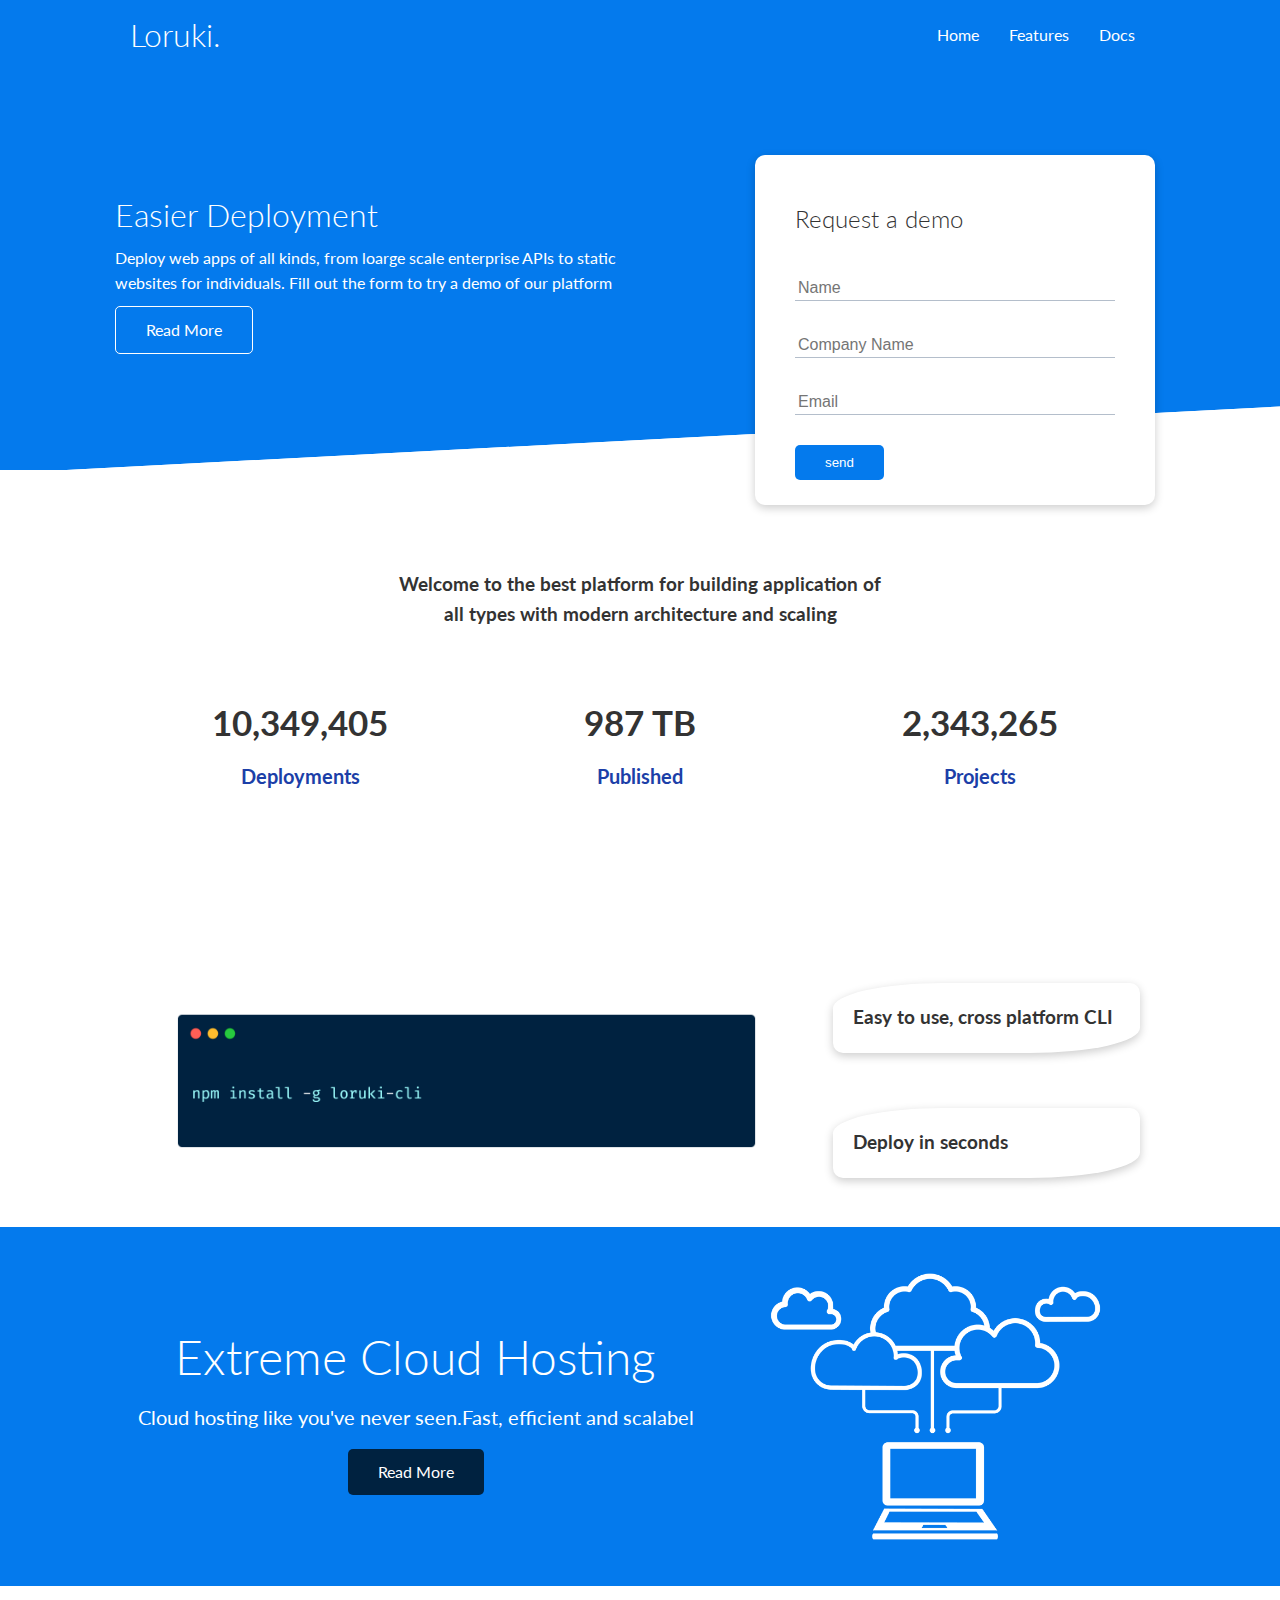
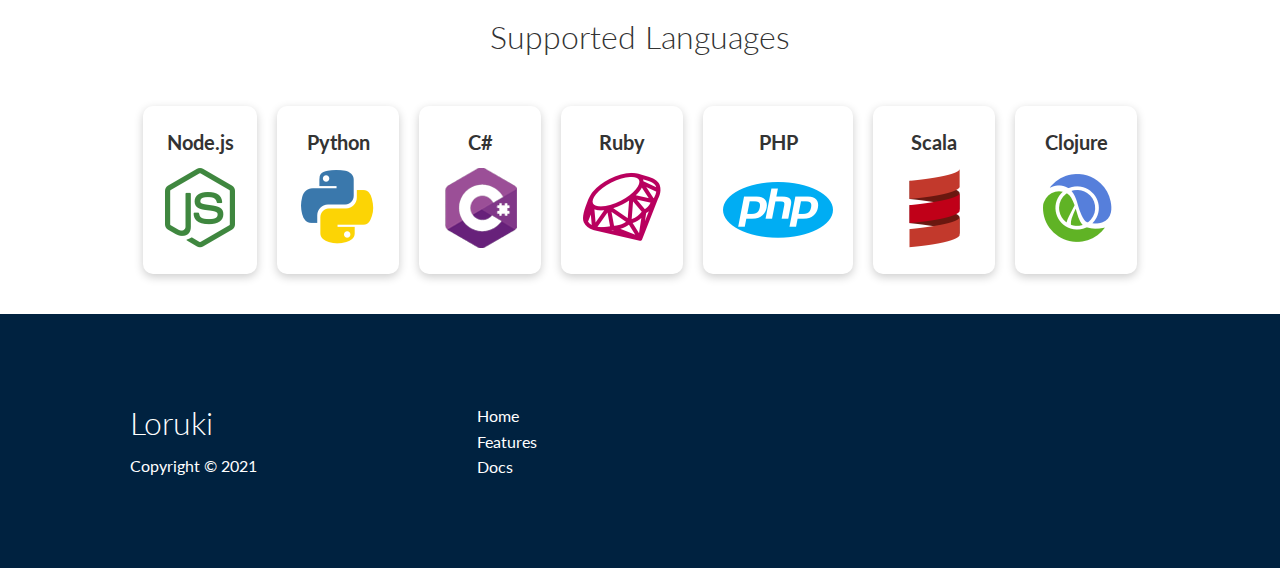
<file: index.html>
<!DOCTYPE html>
<html lang="en">
<head>
    <meta charset="UTF-8">
    <meta http-equiv="X-UA-Compatible" content="IE=edge">    
    <meta name="viewport" content="width=device-width, initial-scale=1.0">
    <link rel="stylesheet" href="https://cdnjs.cloudflare.com/ajax/libs/font-awesome/5.15.2/css/all.min.css" integrity="sha512-HK5fgLBL+xu6dm/Ii3z4xhlSUyZgTT9tuc/hSrtw6uzJOvgRr2a9jyxxT1ely+B+xFAmJKVSTbpM/CuL7qxO8w==" crossorigin="anonymous" />
    <link rel="stylesheet" href="css/utilities.css">
    <link rel="stylesheet" href="css/style.css">    
    <title>Loruki | Cloud Hosting for everyone </title>
</head>
<body>
    <!-- Navbar-->
    <div class="navbar">
        <div class="container flex">
            <h1 class="logo">Loruki.</h1>
            <nav>
                <ul>
                    <li><a href="index.html">Home</a></li>
                    <li><a href="features.html">Features</a></li>
                    <li><a href="docs.html">Docs</a></li>
                </ul>
            </nav>
        </div>
    </div>

    <!-- Showcase -->
    <section class="showcase">
        <div class="container grid">
            <div class="showcase-text">
                <h1>Easier Deployment</h1>
                <p>Deploy web apps of all kinds, from loarge scale enterprise APIs to static websites for individuals. Fill out the form to try a demo of our platform</p>
                <a href="features.html" class="btn btn-outline">Read More</a>
            </div>

            <div class="showcase-form card">
                <h2>Request a demo</h2>
                <form name="contact" method="POST" netlify-honeypot="bot-field" data-netlify="true">
                    <input type="hidden" name="form-name" value="contact">
                    <p class="hidden">
                        <label>Don’t fill this out if you’re human: <input name="bot-field" /></label>
                      </p>
                    <div class="form-control">
                        <input type="text" name="name" placeholder="Name" required>
                    </div>
                    <div class="form-control">
                        <input type="text" name="company" placeholder="Company Name" required>
                    </div>
                    <div class="form-control">
                        <input type="email" name="email" placeholder="Email" required>
                    </div>
                    <input type="submit" value="send" class="btn btn-primary">
                </form>
            </div>
        </div>
    </section>

    <!-- Stat -->
    <section class="stats">
        <div class="container">
            <h3 class="stats-heading text-center my-1">
                Welcome to the best platform for building application of all
                types with modern architecture and scaling
            </h3>

            <div class="grid grid-3 text-center my-4">
                <div>
                    <i class="fas fa-server fa-3x"></i>
                    <h3>10,349,405</h3>
                    <p class="text-secondary">Deployments</p>
                </div>
                <div>
                    <i class="fas fa-upload fa-3x"></i>
                    <h3>987 TB</h3>
                    <p class="text-secondary">Published</p>
                </div>
                <div>
                    <i class="fas fa-project-diagram fa-3x"></i>
                    <h3>2,343,265</h3>
                    <p class="text-secondary">Projects</p>
                </div>
            </div>
        </div>
    </section>  
    
    <!-- Cli -->
    <section class="cli">
        <div class="container grid">
            <img src="images/cli.png" alt="">
            <div class="card">
                <h3>Easy to use, cross platform CLI</h3>
            </div>
            <div class="card">
                <h3>Deploy in seconds</h3>
            </div>
        </div>
    </section>

    <!-- Cloud -->
    <section class="cloud bg-primary my-2 py-2">
        <div class="container grid">
            <div class="text-center">
                <h2 class="lg">Extreme Cloud Hosting</h2>
                <p class="lead my-1">Cloud hosting like you've never seen.Fast, efficient and scalabel</p>
                <a href="features.html" class="btn btn-dark">Read More</a>
            </div>
            <img src="images/cloud.png" alt="">
        </div>
    </section>
    <!-- Languages -->
    <section class="languages">
        <h2 class="md text-center my-2">
            Supported Languages
        </h2>
        <div class="container flex">
            <div class="card">
                <h4>Node.js</h4>
                <img src="images/logos/node.png" alt="">
            </div>
            <div class="card">
                <h4>Python</h4>
                <img src="images/logos/python.png" alt="">
              </div>
              <div class="card">
                <h4>C#</h4>
                <img src="images/logos/csharp.png" alt="">
              </div>
              <div class="card">
                <h4>Ruby</h4>
                <img src="images/logos/ruby.png" alt="">
              </div>
              <div class="card">
                <h4>PHP</h4>
                <img src="images/logos/php.png" alt="">
              </div>
              <div class="card">
                <h4>Scala</h4>
                <img src="images/logos/scala.png" alt="">
              </div>
              <div class="card">
                <h4>Clojure</h4>
                <img src="images/logos/clojure.png" alt="">
              </div>
        </div>
    </section>

    <!-- Footer -->
    <footer class="footer bg-dark py-5">
        <div class="container grid grid-3">
            <div>
                <h1>Loruki
                </h1>
                <p>Copyright &copy; 2021</p>
            </div>
            <nav>
                <ul>
                    <li><a href="index.html">Home</a></li>
                    <li><a href="features.html">Features</a></li>
                    <li><a href="docs.html">Docs</a></li>
                </ul>
            </nav>
            <div class="social">
                <a href="#"><i class="fab fa-github fa-2x"></i></a>
                <a href="#"><i class="fab fa-facebook fa-2x"></i></a>
                <a href="#"><i class="fab fa-instagram fa-2x"></i></a>
                <a href="#"><i class="fab fa-twitter fa-2x"></i></a>
            </div>
        </div>
    </footer>
</body>
</html>
</file>
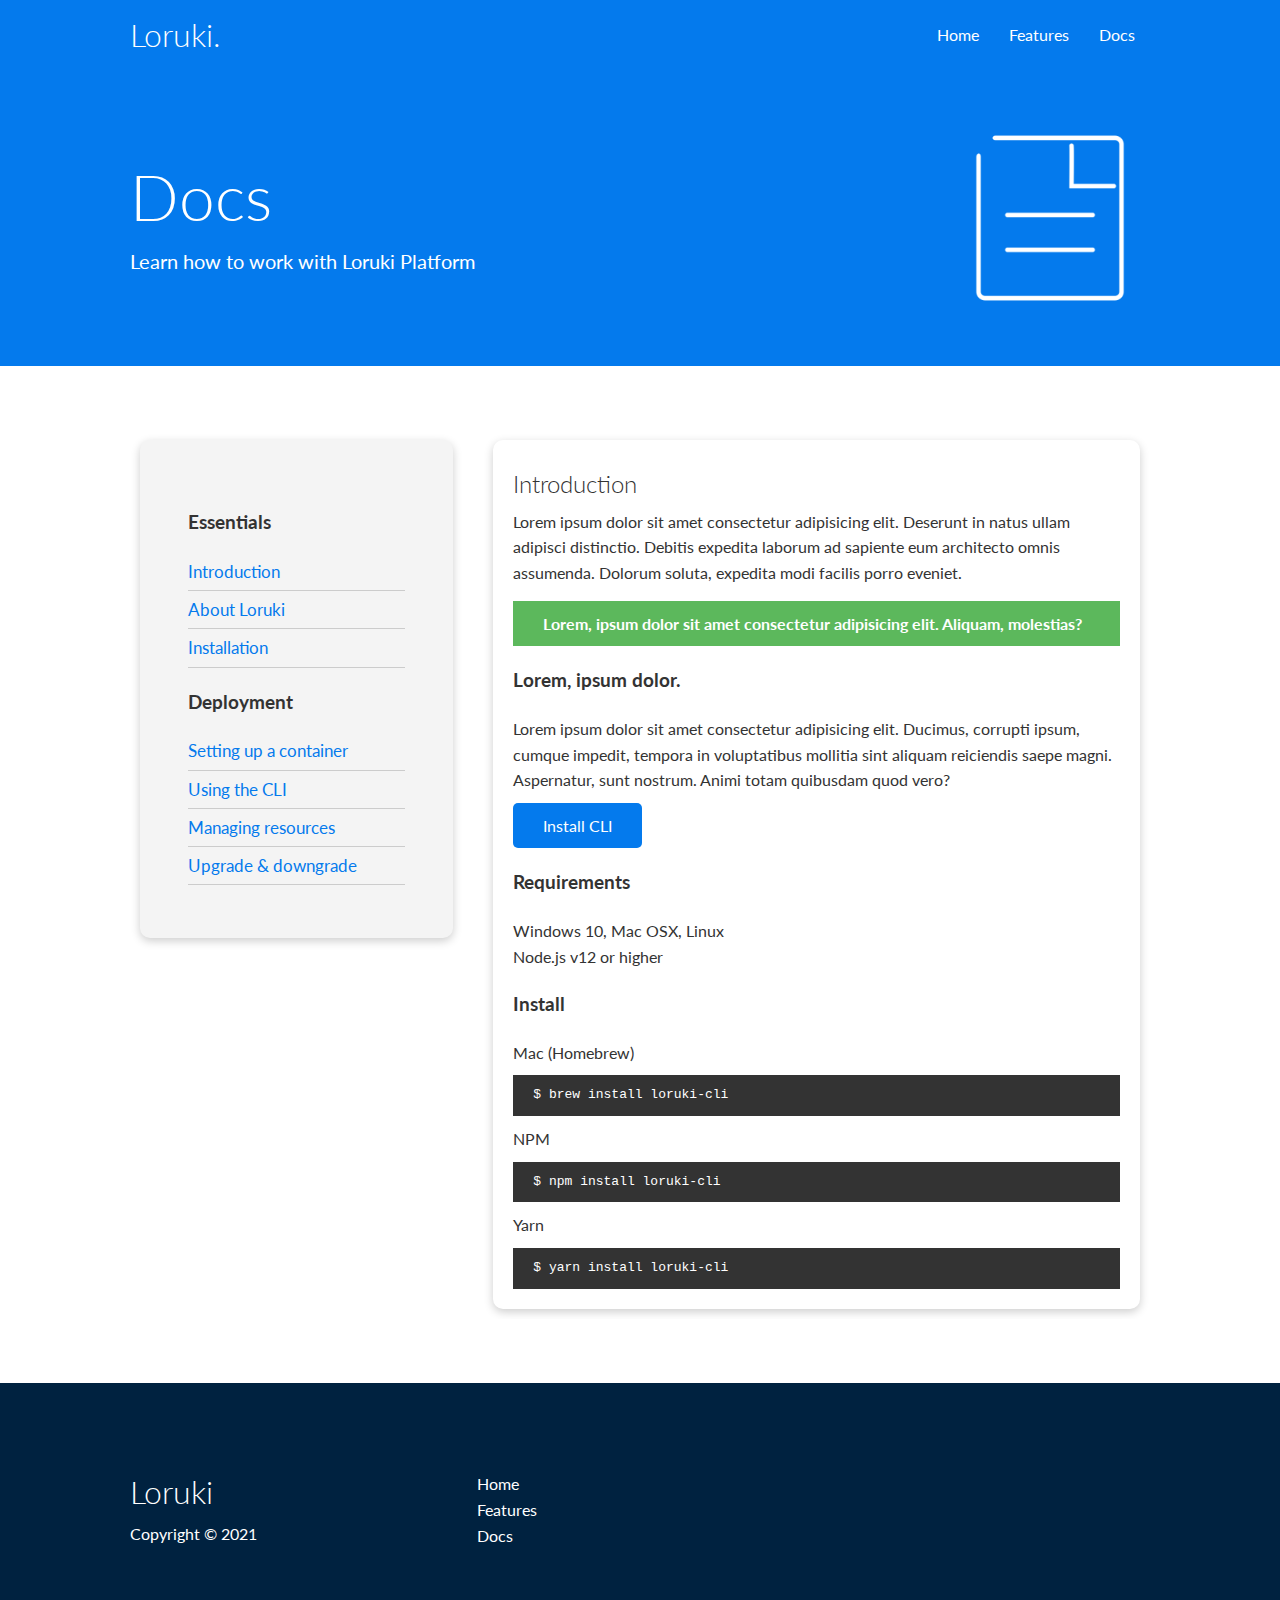
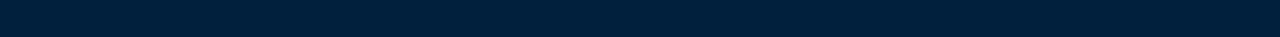
<file: docs.html>
<!DOCTYPE html>
<html lang="en">
<head>
    <meta charset="UTF-8">
    <meta http-equiv="X-UA-Compatible" content="IE=edge">    
    <meta name="viewport" content="width=device-width, initial-scale=1.0">
    <link rel="stylesheet" href="https://cdnjs.cloudflare.com/ajax/libs/font-awesome/5.15.2/css/all.min.css" integrity="sha512-HK5fgLBL+xu6dm/Ii3z4xhlSUyZgTT9tuc/hSrtw6uzJOvgRr2a9jyxxT1ely+B+xFAmJKVSTbpM/CuL7qxO8w==" crossorigin="anonymous" />
    <link rel="stylesheet" href="css/utilities.css">
    <link rel="stylesheet" href="css/style.css">    
    <title>Loruki | Cloud Hosting for everyone </title>
</head>
<body>
    <!-- Navbar-->
    <div class="navbar">
        <div class="container flex">
            <h1 class="logo">Loruki.</h1>
            <nav>
                <ul>
                    <li><a href="index.html">Home</a></li>
                    <li><a href="features.html">Features</a></li>
                    <li><a href="docs.html">Docs</a></li>
                </ul>
            </nav>
        </div>
    </div>

     <!-- Head -->
     <section class="docs-head bg-primary py-3">
        <div class="container grid">
            <div>
                <h1 class="xl">Docs</h1>
                <p class="lead">
                    Learn how to work with Loruki Platform
                </p>
            </div>
            <img src="images/docs.png" alt="">
        </div>
    </section>

    <!-- Docs main -->
    <section class="docs-main my-4">
        <div class="container grid">
            <div class="card bg-light p-3">
                <h3 class="my-2">Essentials</h3>
                    <nav>
                        <ul>
                            <li><a class="text-primary" href="">Introduction</a></li>
                            <li><a class="text-primary" href="">About Loruki</a></li>
                            <li><a class="text-primary" href="">Installation</a></li>
                        </ul>
                    </nav>

                    <h3 class="my-2">Deployment</h3>
                    <nav>
                        <ul>
                            <li><a class="text-primary" href="">Setting up a container</a></li>
                            <li><a class="text-primary" href="">Using the CLI</a></li>
                            <li><a class="text-primary" href="">Managing resources</a></li>
                            <li><a class="text-primary" href="">Upgrade & downgrade</a></li>
                        </ul>
                    </nav>
                </div>
                <div class="card">
                    <h2>Introduction</h2>
                    <p>Lorem ipsum dolor sit amet consectetur adipisicing elit. Deserunt in natus ullam adipisci distinctio. Debitis expedita laborum ad sapiente eum architecto omnis assumenda. Dolorum soluta, expedita modi facilis porro eveniet.</p>
                    <div class="alert alert-success">
                        <i class="fas fa-info"></i>Lorem, ipsum dolor sit amet consectetur adipisicing elit. Aliquam, molestias?
                    </div>
                    <h3>Lorem, ipsum dolor.</h3>
                    <p>Lorem ipsum dolor sit amet consectetur adipisicing elit. Ducimus, corrupti ipsum, cumque impedit, tempora in voluptatibus mollitia sint aliquam reiciendis saepe magni. Aspernatur, sunt nostrum. Animi totam quibusdam quod vero?</p>
                    <a href="#" class="btn btn-primary">Install CLI</a>

                    <h3>Requirements</h3>
                    <ul>
                        <li>Windows 10, Mac OSX, Linux</li>
                        <li>Node.js v12 or higher</li>
                    </ul>

                    <h3>Install</h3>
                    <p>Mac (Homebrew)</p>
                    <pre><code>$ brew install loruki-cli</code></pre>
                    <p>NPM</p>
                    <pre><code>$ npm install loruki-cli</code></pre>
                    <p>Yarn</p>
                    <pre><code>$ yarn install loruki-cli</code></pre>
                </div>
        </div>
    </section>

    <!-- Footer -->
    <footer class="footer bg-dark py-5">
        <div class="container grid grid-3">
            <div>
                <h1>Loruki
                </h1>
                <p>Copyright &copy; 2021</p>
            </div>
            <nav>
                <ul>
                    <li><a href="index.html">Home</a></li>
                    <li><a href="features.html">Features</a></li>
                    <li><a href="docs.html">Docs</a></li>
                </ul>
            </nav>
            <div class="social">
                <a href="#"><i class="fab fa-github fa-2x"></i></a>
                <a href="#"><i class="fab fa-facebook fa-2x"></i></a>
                <a href="#"><i class="fab fa-instagram fa-2x"></i></a>
                <a href="#"><i class="fab fa-twitter fa-2x"></i></a>
            </div>
        </div>
    </footer>
</body>
</html>
</file>
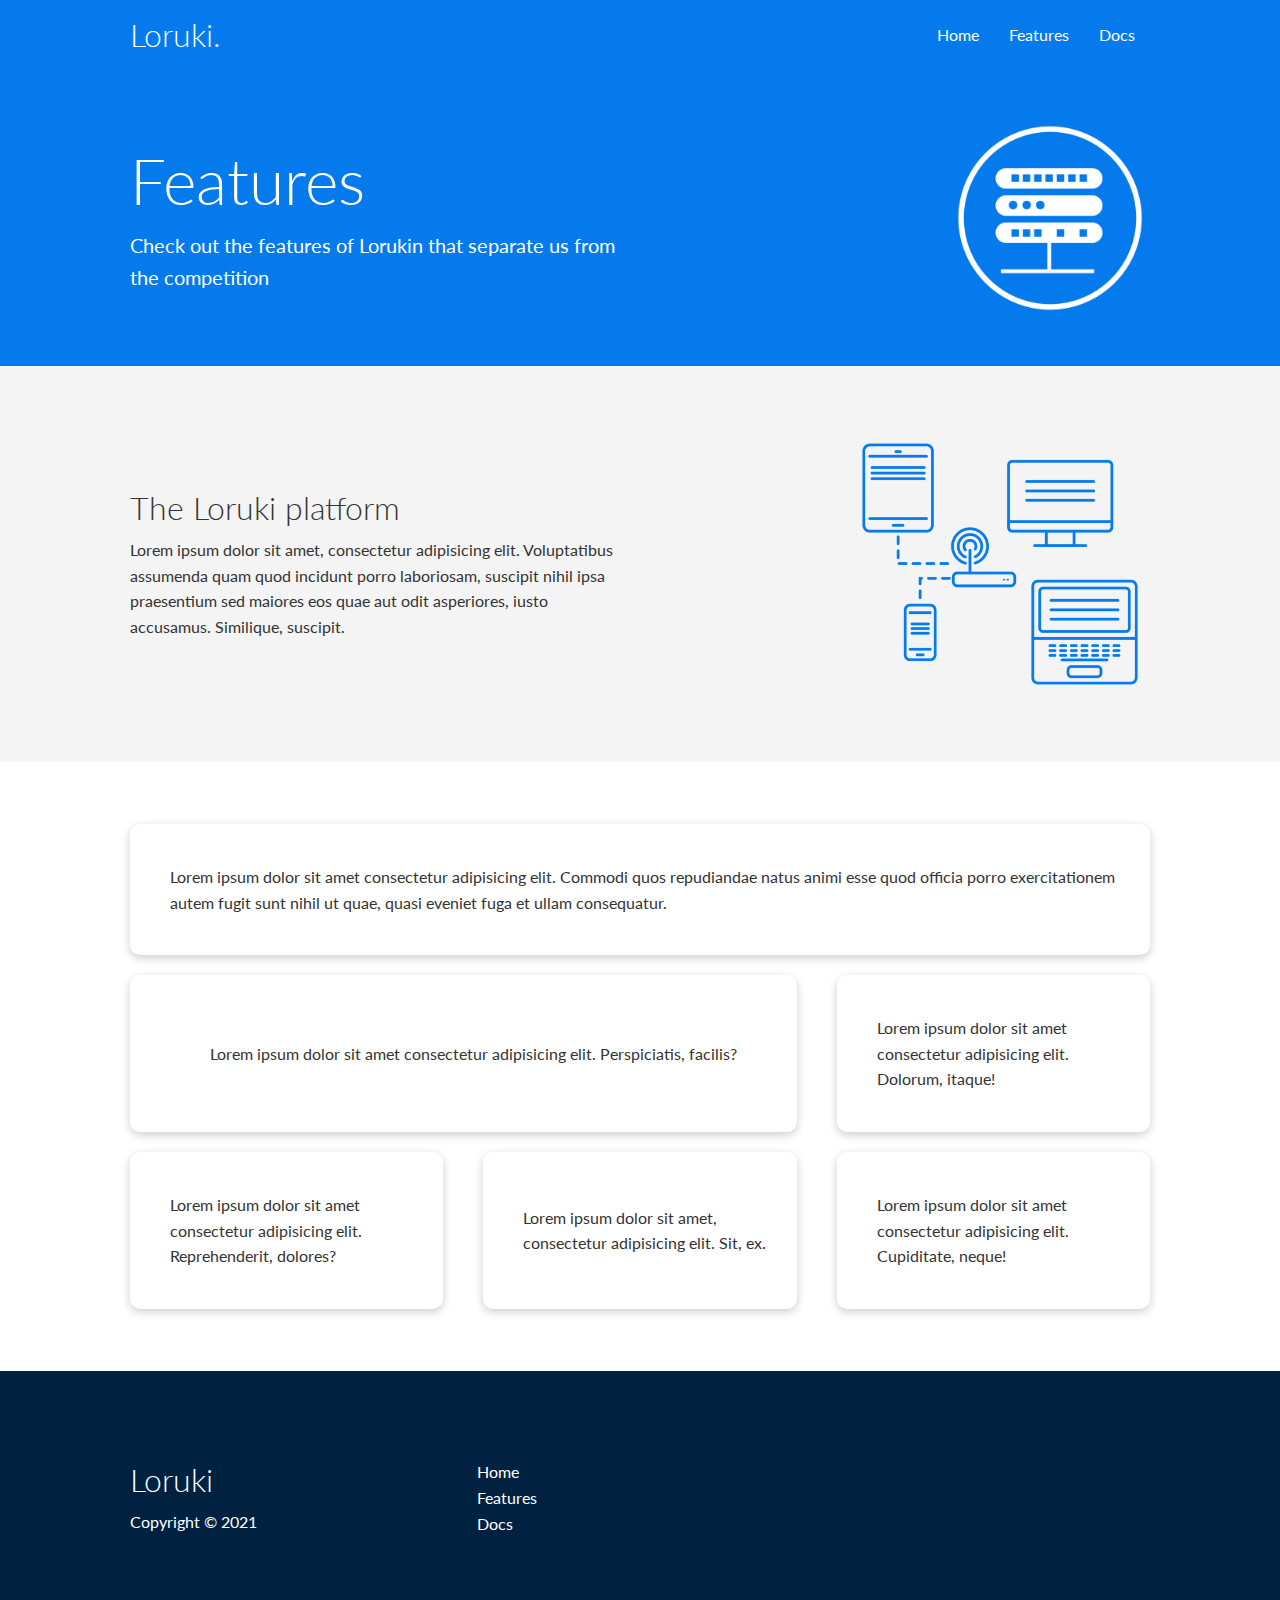
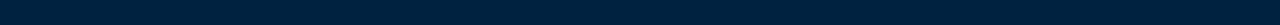
<file: features.html>
<!DOCTYPE html>
<html lang="en">
<head>
    <meta charset="UTF-8">
    <meta http-equiv="X-UA-Compatible" content="IE=edge">    
    <meta name="viewport" content="width=device-width, initial-scale=1.0">
    <link rel="stylesheet" href="https://cdnjs.cloudflare.com/ajax/libs/font-awesome/5.15.2/css/all.min.css" integrity="sha512-HK5fgLBL+xu6dm/Ii3z4xhlSUyZgTT9tuc/hSrtw6uzJOvgRr2a9jyxxT1ely+B+xFAmJKVSTbpM/CuL7qxO8w==" crossorigin="anonymous" />
    <link rel="stylesheet" href="css/utilities.css">
    <link rel="stylesheet" href="css/style.css">    
    <title>Loruki | Cloud Hosting for everyone </title>
</head>
<body>
    <!-- Navbar-->
    <div class="navbar">
        <div class="container flex">
            <h1 class="logo">Loruki.</h1>
            <nav>
                <ul>
                    <li><a href="index.html">Home</a></li>
                    <li><a href="features.html">Features</a></li>
                    <li><a href="docs.html">Docs</a></li>
                </ul>
            </nav>
        </div>
    </div>

    <!-- Head -->
    <section class="features-head bg-primary py-3">
        <div class="container grid">
            <div>
                <h1 class="xl">Features</h1>
                <p class="lead">
                    Check out the features of Lorukin that separate us from the competition
                </p>
            </div>
            <img src="images/server.png" alt="">
        </div>
    </section>

    <!-- Sub head -->
    <section class="features-sub-head bg-light py-3">
        <div class="container grid">
            <div>
                <h1 class="md">The Loruki platform</h1>
                <p>
                    Lorem ipsum dolor sit amet, consectetur adipisicing elit. Voluptatibus assumenda quam quod incidunt porro laboriosam, suscipit nihil ipsa praesentium sed maiores eos quae aut odit asperiores, iusto accusamus. Similique, suscipit.
                </p>
            </div>
            <img src="images/server2.png" alt="">
        </div>
    </section>

    <section class="features-main my-2">
        <div class="container grid grid-3">
            <div class="card flex">
                <i class="fas fa-server fa-3x">
                </i>
                    <p>Lorem ipsum dolor sit amet consectetur adipisicing elit. Commodi quos repudiandae natus animi esse quod officia porro exercitationem autem fugit sunt nihil ut quae, quasi eveniet fuga et ullam consequatur.</p>
            </div>
            <div class="card flex">
                <i class="fas fa-network-wired fa-3x"></i>
                <p>Lorem ipsum dolor sit amet consectetur adipisicing elit. Perspiciatis, facilis?</p>
            </div>
            <div class="card flex">
                <i class="fas fa-laptop-code fa-3x"></i>
                <p>Lorem ipsum dolor sit amet consectetur adipisicing elit. Dolorum, itaque!</p>
            </div>
            <div class="card flex">
                <i class="fas fa-database fa-3x"></i>
                <p>Lorem ipsum dolor sit amet consectetur adipisicing elit. Reprehenderit, dolores?</p>
            </div>
            <div class="card flex">
                <i class="fas fa-power-off fa-3x"></i>
                <p>Lorem ipsum dolor sit amet, consectetur adipisicing elit. Sit, ex.</p>
            </div>
            <div class="card flex">
                <i class="fas fa-upload fa-3x"></i>
                <p>Lorem ipsum dolor sit amet consectetur adipisicing elit. Cupiditate, neque!</p>
            </div>
        </div>
    </section>

    <!-- Footer -->
    <footer class="footer bg-dark py-5">
        <div class="container grid grid-3">
            <div>
                <h1>Loruki
                </h1>
                <p>Copyright &copy; 2021</p>
            </div>
            <nav>
                <ul>
                    <li><a href="index.html">Home</a></li>
                    <li><a href="features.html">Features</a></li>
                    <li><a href="docs.html">Docs</a></li>
                </ul>
            </nav>
            <div class="social">
                <a href="#"><i class="fab fa-github fa-2x"></i></a>
                <a href="#"><i class="fab fa-facebook fa-2x"></i></a>
                <a href="#"><i class="fab fa-instagram fa-2x"></i></a>
                <a href="#"><i class="fab fa-twitter fa-2x"></i></a>
            </div>
        </div>
    </footer>
</body>
</html>
</file>
<file: css/utilities.css>
.container{
    max-width: 1100px;
    margin: 0 auto;
    overflow: auto;
    padding: 0 40px;
}

.card{
    background-color: #fff;
    color: #333;
    border-radius: 10px;
    box-shadow: 0 3px 10px rgba(0,0,0,0.2);
    padding: 20px;
    margin: 10px;
}
.btn{
    display: inline-block;
    padding: 10px 30px;
    cursor: pointer;
    background-color: var(--primary-color);
    color:#fff;
    border: none;
    border-radius: 5px;
}

.btn-outline{
    background-color: transparent;
    border:1px #fff solid;
}

.btn:hover{
    transform: scale(0.98);
}

/* Backgrounds & colored buttons */
.bg-primary, .btn-primary{
    background-color: var(--primary-color);
    color: #fff;
}

.bg-secondary, .btn-secondary{
    background-color: var(--secondary-color);
    color: #fff;
}

.bg-dark, .btn-dark{
    background-color: var(--dark-color);
    color: #fff;
}

.bg-light, .btn-light{
    background-color: var(--light-color);
    color: #333;
}

.bg-primary a, .btn-primary a,
.bg-secondary a, .btn-secondary a,
.bg-dark a, .btn-dark a{
    color: #fff;
}
/* Text Color */
.text-primary{
    color: var(--primary-color);
}

.text-secondary{
    color: var(--secondary-color);
}

.text-dark{
    color: var(--dark-color);
}

.text-light{
    color: var(--light-color);
}

/* Text Sizes */
.lead{
    font-size: 20px;
}
.sm {
    font-size: 1rem;
}
.md{
    font-size: 2rem;
}
.lg{
    font-size: 3rem;
}
.xl{
    font-size: 4rem;
}

.text-center{
    text-align: center;
}
/* Alert */
.alert{
    background-color: var(--light-color);
    padding: 10px 20px;
    font-weight: bold;
    margin: 15px 0;
}

.alert i{
    margin-right: 10px;
}

.alert-success{
    background-color: var(--success-color);
    color: #fff;
}

.alert-error{
    background-color: var(--error-color);
    color: #fff;
}


.flex{
    display: flex;
    justify-content: center;
    align-items: center;
    height: 100%;
}

.grid {
    display: grid;
    grid-template-columns: repeat(2, 1fr);
    gap: 20px;
    justify-content: center;
    align-items: center;
    height: 100%;
}

.grid-3{
    grid-template-columns: repeat(3,1fr);
}

/* margin */

.my-1{
    margin: 1rem 0;
}
.my-2{
    margin: 2rem 0;
}
.my-3{
    margin: 3rem 0;
}
.my-4{
    margin: 4rem 0;
}
.my-5{
    margin: 5rem 0;
}

.m-1{
    margin: 1rem;
}
.m-2{
    margin: 2rem;
}
.m-3{
    margin: 3rem;
}
.m-4{
    margin: 4rem;
}
.m-5{
    margin: 5rem;
}


/* Paddin */

.py-1{
    padding: 1rem 0;
}
.py-2{
    padding: 2rem 0;
}
.py-3{
    padding: 3rem 0;
}
.py-4{
    padding: 4rem 0;
}
.py-5{
    padding: 5rem 0;
}

.p-1{
    padding: 1rem;
}
.p-2{
    padding: 2rem;
}
.p-3{
    padding: 3rem;
}
.p-4{
    padding: 4rem;
}
.p-5{
    padding: 5rem;
}
</file>
<file: css/style.css>
@import url('https://fonts.googleapis.com/css2?family=Lato:wght@300&display=swap');

:root{
    --primary-color: #047aed;
    --secondary-color: #1c3fa8;
    --dark-color: #002240;
    --light-color: #f4f4f4;
    --success-color:#5cb85c;
    --error-color:#d9534f;
}
*{
    box-sizing: border-box;
    padding: 0;
    margin: 0;
}

body{
    font-family: 'Lato', sans-serif;
    color: #333;
    line-height: 1.6;   
}

ul{
    list-style-type: none;
}

a{
    text-decoration: none;
    color: #333;
}

h1,h2{
    font-weight: 300;
    line-height: 1.2;
    margin: 10px 0;
}

p{
    margin: 10px 0;
}

img{
    width: 100%;
}

code,pre{
    background: #333;
    color: #fff;
    padding: 10px;
}

.hidden{
    visibility: hidden;
    height: 0;
}
/* Navbar */
.navbar{
    background-color: var(--primary-color);
    color: #fff;
    height: 70px;
}

.navbar ul{
    display: flex;
}

.navbar a{
    color: #fff;
    padding: 10px;
    margin: 0 5px;
}

.navbar a:hover{
    border-bottom: 2px #fff solid;
}

.navbar .flex{
    justify-content: space-between;
}
/* Showcase */
.showcase{
    height: 400px;
    background-color: var(--primary-color);
    color: #fff;
    position: relative;
}

.showcase p{
    margin: 10px 0;
}

.showcase .grid{
    overflow: visible;
    grid-template-columns: 55% 45%;
    gap: 30px;

}

.showcase-text{
    animation: slideInFromLeft 1s ease-in;
}

.showcase-form{
    position: relative;
    top: 60px;
    height: 350px;
    width: 400px;
    padding: 40px;
    z-index: 100;
    justify-self: flex-end;
    animation: slideInFromRight 1s ease-in;
}

.showcase-form .form-control{
    margin: 30px 0;
}

.showcase-form input[type='text'],
.showcase-form input[type='email']{
    border: 0;
    border-bottom: 1px solid #b4becb;
    width: 100%;
    padding: 3px;
    font-size: 16px;
}

.showcase-form input:focus{
    outline: none;
}

.showcase::before,.showcase::after{
    content: '';
    position: absolute;
    height: 100px;
    bottom: -70px;
    right: 0;
    left: 0;
    background: #fff;
    transform: skewY(-3deg);
    -webkit-transform: skewY(-3deg);
    -moz-transform: skewY(-3deg);
    -ms-transform: skewY(-3deg);
}

/* stats */
.stats{
    padding: 100px;
    animation: slideInFromBottom 1s ease-in;
}

.stats-heading{
    max-width: 500px;
    margin: auto;
}

.stats .grid h3{
    font-size: 35px;
}

.stats .grid p{
    font-size: 20px;
    font-weight: bold;
}

/* cli */
.cli .card {
    border-top-left-radius: 36%;
    border-bottom-right-radius: 36%;
}
.cli .grid{
    grid-template-columns: repeat(3,1fr);
    grid-template-rows: repeat(2,1fr);
}

.cli .grid > *:first-child{
    grid-column: 1/span 2;
    grid-row: 1/span 2;
}

/* Cloud */
.cloud .grid{
    grid-template-columns: 4fr 3fr;
}

/* Languages */

.languages .flex{
    flex-wrap: wrap;
}

.languages .card{
    text-align: center;
    margin: 18px 10px 40px;
    transition: transform 0.2s ease-in;
}

.languages .card h4{
    font-size: 20px;
    margin-bottom: 10px;
}

.languages .card:hover{
    transform: translateY(-15px);
}

/* Features */
.features-head img,.docs-head img{
    width: 200px;
    justify-self: flex-end;
}
.features-sub-head img{
    width: 300px;
    justify-self: flex-end;
}
.features-main .card>i{
    margin-right: 20px;
}

.features-main .grid{
    padding: 30px;
}

.features-main .grid-3 > *:first-child{
    grid-column: 1 / span 3;
}

.features-main .grid-3 > *:nth-child(2){
    grid-column: 1 / span 2;
}


/* Docs */
.docs-main h3{
    margin: 20px 0;
}
/* .grid-3 {
    grid-template-columns: repeat(3, 1fr);
  } */

.docs-main .grid{
    grid-template-columns: 1fr 2fr;
    align-items: flex-start;
}

.docs-main nav li{
    font-size: 17px;
    padding-bottom: 5px;
    margin-bottom: 5px;
    border-bottom: 1px #ccc solid;
}

.docs-main a:hover{
    font-weight: bold;
}

/* Footer */

.footer .social a{
    margin: 0 10px;
}

/* Animations */
@keyframes slideInFromLeft{
    0%{
        transform: translateX(-100%);
    }
    100%{
        transform: translateX(0);
    }
}

@keyframes slideInFromRight{
    0%{
        transform: translateX(100%);
    }
    100%{
        transform: translateX(0);
    }
}

@keyframes slideInFromTop{
    0%{
        transform: translateY(-100%);
    }
    100%{
        transform: translateX(0);
    }
}

@keyframes slideInFromBottom{
    0%{
        transform: translateY(100%);
    }
    100%{
        transform: translateX(0);
    }
}

/* Tablets and under */
@media(max-width:768px){
   .grid,
   .showcase .grid,
   .stats .grid,
   .cli .grid,
   .cloud .grid,
   .features-main .grid,
   .docs-main .grid{
       grid-template-columns: 1fr;
       grid-template-rows: 1fr;
   }
   .showcase{
       height: auto;
   }
   .showcase-text{
       text-align: center;
       margin-top: 40px;
       animation: slideInFromTop 1s ease-in;
   }
   .showcase-form{
       justify-self: center;
       margin: auto;
       animation: slideInFromBottom 1s ease-in;
   }
   .cli .grid > *:first-child{
    grid-column: 1;
    grid-row: 1;
    }

    .features-head,
    .features-sub-head,
    .docs-head{
        text-align: center;
    }
    .features-head img,
    .features-sub-head img,
    .docs-head img{
        justify-self: center;
    }
    .features-main .grid >*:first-child,
    .features-main .grid >*:nth-child(2){
        grid-column: 1;
    }
}

/* Mobile */
@media (max-width:500px){
    .navbar{
        height: 110px;
    }
    .navbar .flex{
        flex-direction: column;
    }
    .navbar ul{
        padding: 10px;
        background-color: rgba(0,0,0,0.1);
    }
}
</file>
